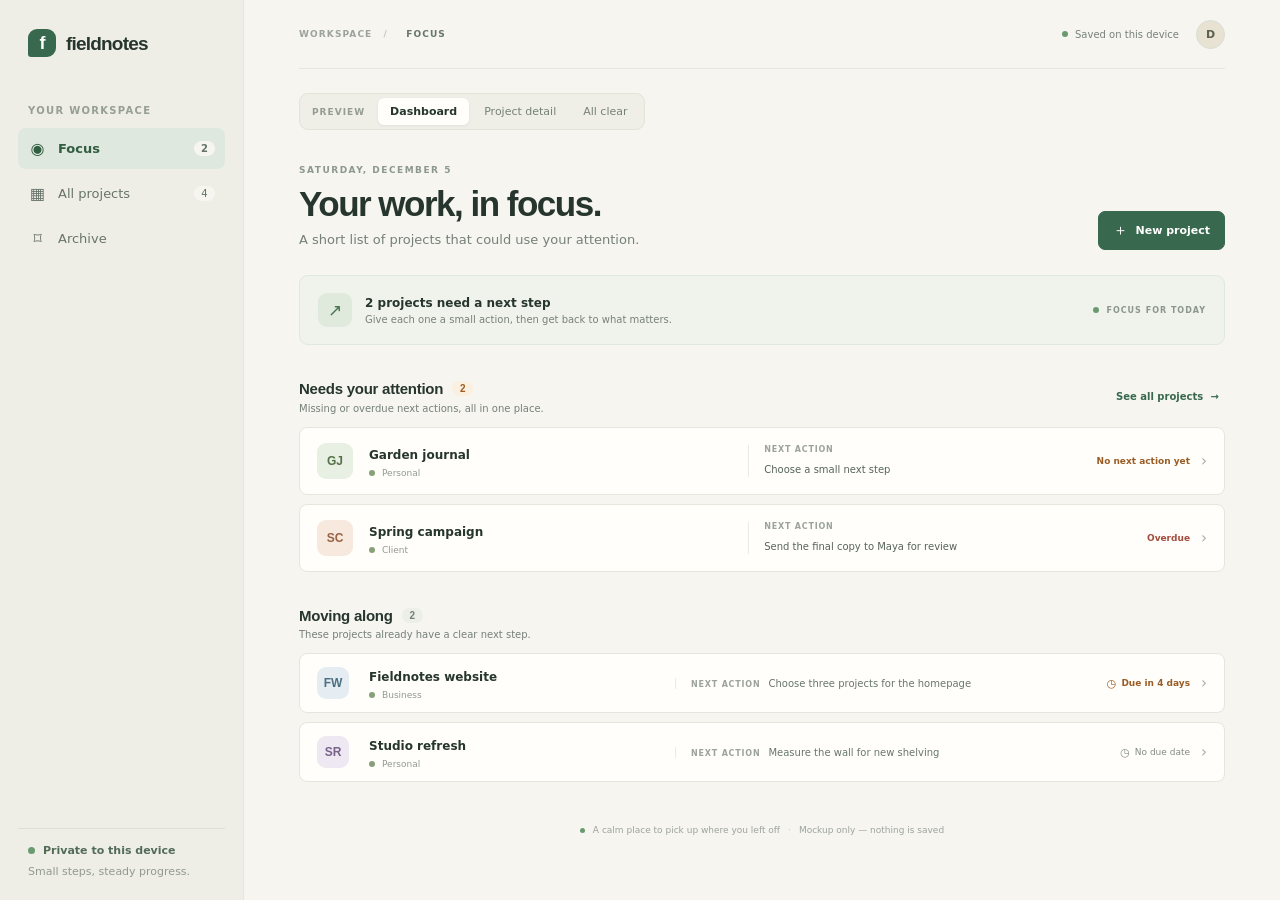
<file: copilot-mockups/index.html>
<!doctype html>
<html lang="en">
<head>
  <meta charset="utf-8">
  <meta name="viewport" content="width=device-width, initial-scale=1">
  <meta name="theme-color" content="#f6f5f0">
  <title>Fieldnotes — Dashboard mockups</title>
  <link rel="stylesheet" href="style.css">
</head>
<body>
  <div class="app-shell">
    <aside class="sidebar">
      <a class="brand" href="#" aria-label="Fieldnotes home"><span class="brand-mark">f</span> fieldnotes</a>
      <p class="side-label">YOUR WORKSPACE</p>
      <nav class="main-nav" aria-label="Main navigation">
        <button class="nav-item selected" data-page="focus"><span class="nav-icon">◉</span> Focus <span class="nav-count" id="nav-attention">2</span></button>
        <button class="nav-item" data-page="projects"><span class="nav-icon">▦</span> All projects <span class="nav-count" id="nav-projects">4</span></button>
        <button class="nav-item" data-page="archive"><span class="nav-icon">⌑</span> Archive</button>
      </nav>
      <div class="sidebar-bottom">
        <div class="privacy-mark"><span></span> Private to this device</div>
        <p>Small steps, steady progress.</p>
      </div>
    </aside>

    <main>
      <header class="topbar">
        <div class="breadcrumb">WORKSPACE <span>/</span> <span id="crumb-page">FOCUS</span></div>
        <div class="top-actions">
          <span class="local-badge"><span></span> Saved on this device</span>
          <button class="avatar" aria-label="Your profile">D</button>
        </div>
      </header>

      <div class="mockup-switcher" aria-label="Preview mockup screens">
        <span>PREVIEW</span>
        <button class="screen-tab active" data-screen="focus">Dashboard</button>
        <button class="screen-tab" data-screen="detail">Project detail</button>
        <button class="screen-tab" data-screen="clear">All clear</button>
      </div>

      <section class="page-heading">
        <div>
          <p class="eyebrow" id="date-label">MONDAY, OCTOBER 19</p>
          <h1 id="page-title">Your work, in focus.</h1>
          <p class="page-subtitle" id="page-subtitle">A short list of projects that could use your attention.</p>
        </div>
        <button class="button button-primary" id="add-project"><span>＋</span> New project</button>
      </section>

      <section class="focus-summary" id="focus-summary" aria-label="Attention summary">
        <div class="summary-icon">↗</div>
        <div class="summary-copy">
          <strong><span id="attention-total">2</span> projects need a next step</strong>
          <span>Give each one a small action, then get back to what matters.</span>
        </div>
        <span class="summary-note"><span class="pulse"></span> FOCUS FOR TODAY</span>
      </section>

      <section class="content-section" id="attention-section">
        <div class="section-heading">
          <div>
            <h2>Needs your attention <span class="count-pill" id="attention-count">2</span></h2>
            <p>Missing or overdue next actions, all in one place.</p>
          </div>
          <button class="text-button" id="show-all">See all projects <span>→</span></button>
        </div>
        <div class="project-list" id="attention-list"></div>
      </section>

      <section class="content-section steady-section" id="steady-section">
        <div class="section-heading">
          <div>
            <h2>Moving along <span class="count-pill quiet" id="moving-count">2</span></h2>
            <p>These projects already have a clear next step.</p>
          </div>
        </div>
        <div class="project-list compact-list" id="moving-list"></div>
      </section>

      <section class="content-section all-projects-section" id="projects-section" hidden>
        <div class="section-heading">
          <div>
            <h2>All active projects <span class="count-pill quiet" id="all-count">4</span></h2>
            <p>One current action per project. That's enough to keep moving.</p>
          </div>
          <label class="search-box"><span>⌕</span><input id="search" type="search" placeholder="Find a project" aria-label="Find a project"></label>
        </div>
        <div class="project-list" id="all-list"></div>
      </section>

      <section class="content-section all-projects-section" id="archive-section" hidden>
        <div class="section-heading">
          <div>
            <h2>Archived projects <span class="count-pill quiet" id="archive-count">1</span></h2>
            <p>Finished for now, but easy to pick back up.</p>
          </div>
        </div>
        <div class="project-list" id="archive-list"></div>
      </section>

      <section class="all-clear" id="clear-state" hidden>
        <div class="clear-art"><span>✓</span></div>
        <p class="eyebrow">LOOKING GOOD</p>
        <h2>Nothing needs your attention.</h2>
        <p>Your active projects all have a next step. Enjoy the clear space, or browse everything you're working on.</p>
        <button class="button button-primary" id="clear-see-all">Browse all projects <span>→</span></button>
      </section>

      <footer class="footer-note"><span class="footer-dot"></span> A calm place to pick up where you left off <span class="footer-separator">·</span> Mockup only — nothing is saved</footer>
    </main>
  </div>

  <dialog id="project-dialog" aria-labelledby="dialog-title">
    <form method="dialog"><button class="dialog-close" aria-label="Close">×</button></form>
    <div id="dialog-content"></div>
  </dialog>
  <script src="app.js"></script>
</body>
</html>
</file>
<file: copilot-mockups/style.css>
:root {
  color-scheme: light;
  --canvas: #f6f5f0;
  --surface: #fffefa;
  --surface-muted: #eeeee6;
  --ink: #26352d;
  --secondary: #748078;
  --subtle: #9ca49d;
  --stroke: #e6e6dc;
  --green: #38684d;
  --green-dark: #2d563f;
  --green-wash: #e8f0e8;
  --amber: #9a5d25;
  --amber-wash: #fbf0df;
  --red: #a24d3e;
  --red-wash: #f8eae6;
  font-family: system-ui, -apple-system, BlinkMacSystemFont, 'Segoe UI', sans-serif;
  color: var(--ink);
  background: var(--canvas);
  font-synthesis: none;
  text-rendering: optimizeLegibility;
  -webkit-font-smoothing: antialiased;
  -moz-osx-font-smoothing: grayscale;
}

* { box-sizing: border-box; }
body { margin: 0; min-width: 320px; min-height: 100vh; background: var(--canvas); }
button, input { font: inherit; }
button { color: inherit; cursor: pointer; }
button:focus-visible, input:focus-visible, a:focus-visible { outline: 3px solid #8aa991; outline-offset: 3px; }
[hidden] { display: none !important; }

.app-shell { min-height: 100vh; }
.sidebar {
  width: 244px;
  position: fixed;
  inset: 0 auto 0 0;
  z-index: 2;
  display: flex;
  flex-direction: column;
  padding: 29px 18px 22px;
  background: #eeeee7;
  border-right: 1px solid #e4e5dc;
}
.brand { display: inline-flex; align-items: center; gap: 10px; padding: 0 10px; color: var(--ink); text-decoration: none; font: 800 19px/1 'Manrope', sans-serif; letter-spacing: -.8px; }
.brand-mark { display: grid; width: 28px; height: 28px; place-items: center; border-radius: 9px 9px 9px 3px; background: var(--green); color: white; font-size: 18px; font-weight: 600; }
.side-label { margin: 48px 10px 12px; color: #969e96; font-size: 10px; font-weight: 700; letter-spacing: 1.3px; }
.main-nav { display: grid; gap: 4px; }
.nav-item { display: flex; align-items: center; gap: 11px; width: 100%; padding: 11px 10px; border: 0; border-radius: 8px; background: transparent; text-align: left; color: #68746b; font-size: 13px; font-weight: 500; }
.nav-item:hover { background: #e5e7de; }
.nav-item.selected { background: #dfe8de; color: #315d41; font-weight: 700; }
.nav-icon { display: inline-grid; width: 19px; place-items: center; font-size: 16px; }
.nav-count { margin-left: auto; min-width: 21px; padding: 2px 6px; border-radius: 10px; background: #f6f5f0; color: #657369; text-align: center; font-size: 10px; }
.sidebar-bottom { margin-top: auto; padding: 15px 10px 0; border-top: 1px solid #dddfd5; }
.privacy-mark { display: flex; align-items: center; gap: 8px; color: #526b57; font-size: 11px; font-weight: 600; }
.privacy-mark span, .local-badge span, .pulse, .footer-dot { width: 7px; height: 7px; border-radius: 50%; background: #6a9a6f; }
.sidebar-bottom p { margin: 8px 0 0; color: #919991; font-size: 11px; }

main { max-width: 1296px; margin-left: 244px; padding: 0 55px 28px; }
.topbar { height: 69px; display: flex; align-items: center; justify-content: space-between; border-bottom: 1px solid var(--stroke); }
.breadcrumb { color: #9ba39c; font-size: 9px; font-weight: 700; letter-spacing: 1.1px; }
.breadcrumb span { padding: 0 7px; color: #c3c8c1; }
.breadcrumb span:last-child { color: #66756b; }
.top-actions { display: flex; align-items: center; gap: 17px; }
.local-badge { display: flex; align-items: center; gap: 7px; color: #768179; font-size: 10px; }
.local-badge span { width: 6px; height: 6px; }
.avatar { width: 29px; height: 29px; border: 1px solid #d9ded4; border-radius: 50%; background: #e8e2d3; color: #5b604e; font-size: 11px; font-weight: 700; }

.mockup-switcher { display: inline-flex; align-items: center; gap: 3px; margin-top: 24px; padding: 4px; border: 1px solid #e1e3d9; border-radius: 9px; background: #efefe8; }
.mockup-switcher > span { padding: 0 10px 0 8px; color: #949c94; font-size: 9px; font-weight: 700; letter-spacing: 1px; }
.screen-tab { padding: 7px 12px; border: 0; border-radius: 6px; background: transparent; color: #758077; font-size: 11px; }
.screen-tab:hover { color: var(--ink); }
.screen-tab.active { background: var(--surface); color: var(--ink); box-shadow: 0 1px 3px #24372d12; font-weight: 700; }

.page-heading { display: flex; align-items: flex-end; justify-content: space-between; gap: 24px; margin: 35px 0 25px; }
.eyebrow { margin: 0 0 9px; color: #8c988d; font-size: 9px; font-weight: 700; letter-spacing: 1.5px; }
h1, h2, h3, p { margin-top: 0; }
h1 { margin-bottom: 6px; font: 700 clamp(27px, 3vw, 35px)/1.14 'Manrope', sans-serif; letter-spacing: -1.5px; }
.page-subtitle { margin: 0; color: var(--secondary); font-size: 13px; line-height: 1.55; }
.button { min-height: 39px; padding: 0 14px; border: 1px solid #dfe3d9; border-radius: 7px; background: var(--surface); color: #40564a; font-size: 11px; font-weight: 600; transition: transform .12s ease, background .12s ease; }
.button:active { transform: scale(.98); }
.button-primary { border-color: var(--green); background: var(--green); color: white; }
.button-primary:hover { background: var(--green-dark); }
.button-primary span { margin-right: 4px; font-size: 15px; vertical-align: -1px; }

.focus-summary { display: flex; align-items: center; gap: 13px; min-height: 70px; margin-bottom: 34px; padding: 14px 18px; border: 1px solid #e1e8dc; border-radius: 9px; background: #f0f3ec; }
.summary-icon { display: grid; flex: 0 0 34px; height: 34px; place-items: center; border-radius: 9px; background: #e0eadc; color: #47724f; font-size: 17px; }
.summary-copy { display: grid; gap: 4px; }
.summary-copy strong { font-size: 12px; font-weight: 700; }
.summary-copy > span { color: #778178; font-size: 10px; }
.summary-note { display: flex; align-items: center; gap: 7px; margin-left: auto; color: #8b968d; font-size: 8px; font-weight: 700; letter-spacing: 1px; }
.pulse { width: 6px; height: 6px; }
.content-section { margin: 0 0 34px; }
.section-heading { display: flex; align-items: center; justify-content: space-between; gap: 18px; margin-bottom: 13px; }
.section-heading h2 { display: flex; align-items: center; gap: 9px; margin: 0 0 4px; font: 700 15px/1.3 'Manrope', sans-serif; letter-spacing: -.25px; }
.section-heading p { margin: 0; color: var(--secondary); font-size: 10px; }
.count-pill { min-width: 21px; padding: 2px 6px; border-radius: 10px; background: var(--amber-wash); color: var(--amber); text-align: center; font: 700 10px 'DM Sans', sans-serif; }
.count-pill.quiet { background: #eceee8; color: #758078; }
.text-button { border: 0; background: transparent; color: var(--green); font-size: 10px; font-weight: 600; }
.text-button:hover { color: var(--green-dark); }
.text-button span { margin-left: 4px; }
.project-list { display: grid; gap: 9px; }
.project-row { display: grid; grid-template-columns: 37px minmax(0, 1.35fr) minmax(220px, 1.2fr) auto; align-items: center; gap: 15px; padding: 15px 17px; border: 1px solid var(--stroke); border-radius: 8px; background: var(--surface); transition: border-color .15s ease, box-shadow .15s ease, transform .15s ease; }
.project-row:hover { transform: translateY(-1px); border-color: #cbd8ca; box-shadow: 0 4px 14px #26352d08; }
.project-mark { display: grid; width: 36px; height: 36px; place-items: center; border-radius: 9px; font: 700 12px 'Manrope', sans-serif; }
.project-mark.green { background: #e8efe3; color: #547247; }
.project-mark.peach { background: #f7e9dd; color: #986344; }
.project-mark.blue { background: #e5edf2; color: #4c7081; }
.project-mark.violet { background: #eee8f2; color: #78638c; }
.project-name { min-width: 0; }
.project-name button { max-width: 100%; overflow: hidden; padding: 0; border: 0; background: transparent; text-align: left; text-overflow: ellipsis; white-space: nowrap; font-size: 12px; font-weight: 700; }
.project-name button:hover { color: var(--green); }
.project-meta { display: flex; align-items: center; gap: 7px; margin-top: 5px; color: #919a92; font-size: 9px; }
.category-dot { width: 6px; height: 6px; border-radius: 50%; background: #88a078; }
.next-action { min-width: 0; padding-left: 15px; border-left: 1px solid #ebebe3; }
.action-label { display: block; margin-bottom: 4px; color: #9ba39b; font-size: 8px; font-weight: 700; letter-spacing: .8px; text-transform: uppercase; }
.action-text { overflow: hidden; color: #56645a; font-size: 10px; text-overflow: ellipsis; white-space: nowrap; }
.action-text.missing { color: #a47747; font-style: italic; }
.row-trailing { display: flex; align-items: center; justify-content: flex-end; gap: 11px; min-width: 120px; }
.due-label { display: inline-flex; align-items: center; gap: 5px; white-space: nowrap; color: #818b82; font-size: 9px; }
.due-label.overdue { color: var(--red); font-weight: 600; }
.due-label.soon { color: var(--amber); font-weight: 600; }
.due-icon { font-size: 11px; }
.row-arrow { color: #a5ada5; font-size: 15px; }
.compact-list .project-row { grid-template-columns: 37px minmax(0, 1.1fr) minmax(220px, 1.5fr) auto; padding-top: 12px; padding-bottom: 12px; }
.compact-list .project-mark { width: 32px; height: 32px; }
.compact-list .next-action { display: flex; align-items: baseline; gap: 8px; }
.compact-list .action-label { margin: 0; }
.compact-list .action-text { color: #68766b; }
.empty-list { padding: 26px 20px; border: 1px dashed #d6ddd2; border-radius: 8px; color: #778178; background: #faf9f5; text-align: center; font-size: 11px; }
.empty-list strong { display: block; margin-bottom: 4px; color: #536356; font-size: 12px; }
.search-box { display: flex; align-items: center; gap: 7px; width: 190px; height: 33px; padding: 0 9px; border: 1px solid var(--stroke); border-radius: 6px; background: var(--surface); color: #879188; }
.search-box input { width: 100%; border: 0; outline: 0; background: transparent; color: var(--ink); font-size: 10px; }
.search-box input::placeholder { color: #a0a8a0; }
.all-clear { display: flex; flex-direction: column; align-items: center; max-width: 460px; margin: 90px auto 110px; text-align: center; }
.clear-art { display: grid; width: 61px; height: 61px; place-items: center; margin-bottom: 22px; border-radius: 20px; background: #e4eee1; color: #4e8258; font-size: 27px; }
.all-clear .eyebrow { margin-bottom: 10px; color: #618266; }
.all-clear h2 { margin-bottom: 9px; font: 700 21px 'Manrope', sans-serif; letter-spacing: -.6px; }
.all-clear > p:not(.eyebrow) { margin: 0 0 20px; color: var(--secondary); font-size: 12px; line-height: 1.65; }
.footer-note { display: flex; align-items: center; justify-content: center; gap: 8px; margin-top: 43px; color: #9ca39c; font-size: 9px; }
.footer-dot { width: 5px; height: 5px; }
.footer-separator { color: #c4c8c1; }

dialog { width: min(510px, calc(100% - 32px)); max-height: min(85vh, 760px); overflow-y: auto; padding: 0; border: 1px solid #e3e5dc; border-radius: 13px; background: var(--surface); color: var(--ink); box-shadow: 0 20px 70px #1e2c2630; }
dialog::backdrop { background: #25352d55; backdrop-filter: blur(3px); }
.dialog-close { position: absolute; top: 13px; right: 14px; display: grid; width: 28px; height: 28px; place-items: center; border: 0; border-radius: 50%; background: #f1f1eb; color: #758078; font-size: 19px; }
.dialog-content { padding: 28px; }
.dialog-kicker { margin: 0 0 10px; color: #849187; font-size: 9px; font-weight: 700; letter-spacing: 1px; }
.dialog-title { margin: 0 32px 6px 0; font: 700 22px 'Manrope', sans-serif; letter-spacing: -.7px; }
.dialog-description { margin: 0 0 23px; color: var(--secondary); font-size: 11px; line-height: 1.6; }
.detail-block { margin: 0 0 15px; padding: 15px; border: 1px solid #e6e7de; border-radius: 8px; background: #faf9f5; }
.detail-label { display: block; margin-bottom: 7px; color: #8a958c; font-size: 8px; font-weight: 700; letter-spacing: .9px; text-transform: uppercase; }
.detail-action { color: #435448; font-size: 12px; line-height: 1.5; }
.detail-due { margin-top: 8px; color: #9b5e45; font-size: 10px; }
.form-label { display: block; margin: 15px 0 6px; color: #667369; font-size: 10px; font-weight: 600; }
.form-input { width: 100%; min-height: 39px; padding: 9px 10px; border: 1px solid #dfe3d9; border-radius: 6px; background: white; color: var(--ink); font-size: 11px; }
.dialog-actions { display: flex; justify-content: space-between; gap: 10px; margin-top: 19px; }
.dialog-actions > div { display: flex; gap: 8px; }
.dialog-actions .button { min-height: 35px; font-size: 10px; }
.button-quiet { background: transparent; }
.button-danger { border-color: transparent; background: transparent; color: #9d6155; }
.button-danger:hover { background: var(--red-wash); }
.toast { position: fixed; right: 24px; bottom: 20px; z-index: 5; padding: 11px 15px; border: 1px solid #dbe2d6; border-radius: 8px; background: var(--surface); box-shadow: 0 8px 25px #26352d17; color: #526454; font-size: 11px; }

@media (min-width: 1400px) {
  main { margin-right: auto; }
}
@media (max-width: 1040px) {
  main { padding-right: 30px; padding-left: 30px; }
  .project-row, .compact-list .project-row { grid-template-columns: 36px minmax(0, 1fr) minmax(185px, 1.1fr) auto; gap: 11px; }
  .row-trailing { min-width: 90px; }
}
@media (max-width: 760px) {
  .sidebar { position: static; width: auto; height: auto; padding: 13px 18px; border-right: 0; border-bottom: 1px solid #e4e5dc; }
  .brand { margin-bottom: 12px; }
  .side-label, .sidebar-bottom { display: none; }
  .main-nav { display: flex; gap: 5px; overflow-x: auto; }
  .nav-item { flex: 0 0 auto; width: auto; padding: 8px 10px; font-size: 11px; }
  .nav-count { margin-left: 1px; }
  main { margin: 0; padding: 0 22px 24px; }
  .topbar { height: 54px; }
  .page-heading { margin-top: 28px; }
}
@media (max-width: 560px) {
  main { padding-right: 16px; padding-left: 16px; }
  .topbar { height: 50px; }
  .local-badge { font-size: 0; gap: 0; }
  .local-badge span { width: 7px; height: 7px; }
  .mockup-switcher { display: flex; width: fit-content; max-width: 100%; margin-top: 17px; }
  .mockup-switcher > span { padding-right: 3px; font-size: 8px; }
  .screen-tab { padding: 7px 8px; font-size: 10px; }
  .page-heading { align-items: flex-start; flex-direction: column; gap: 14px; margin: 25px 0 19px; }
  h1 { font-size: 28px; }
  .focus-summary { align-items: flex-start; gap: 10px; padding: 12px; }
  .summary-copy > span { max-width: 230px; line-height: 1.45; }
  .summary-note { display: none; }
  .section-heading { align-items: flex-start; }
  .section-heading h2 { font-size: 14px; }
  .section-heading p { max-width: 250px; line-height: 1.45; }
  .text-button { padding: 4px 0; white-space: nowrap; }
  .project-row, .compact-list .project-row { grid-template-columns: 34px minmax(0, 1fr) auto; gap: 10px; padding: 12px; }
  .project-mark { width: 32px; height: 32px; }
  .next-action { grid-column: 2 / -1; grid-row: 2; padding: 0; border: 0; }
  .row-trailing { grid-column: 3; grid-row: 1; min-width: 0; gap: 4px; }
  .row-trailing .row-arrow { display: none; }
  .project-name { grid-column: 2; grid-row: 1; }
  .project-meta { font-size: 8px; }
  .compact-list .next-action { display: block; }
  .compact-list .action-label { display: block; margin-bottom: 4px; }
  .search-box { width: 130px; flex-shrink: 0; }
  .all-clear { margin: 70px auto 90px; }
  .footer-note { flex-wrap: wrap; line-height: 1.7; text-align: center; }
  .dialog-content { padding: 24px 19px 19px; }
  .dialog-actions { align-items: flex-start; flex-direction: column-reverse; }
  .dialog-actions > div { width: 100%; }
  .dialog-actions .button { flex: 1; }
}
@media (prefers-reduced-motion: reduce) {
  *, *::before, *::after { scroll-behavior: auto !important; transition-duration: .01ms !important; }
}
</file>
